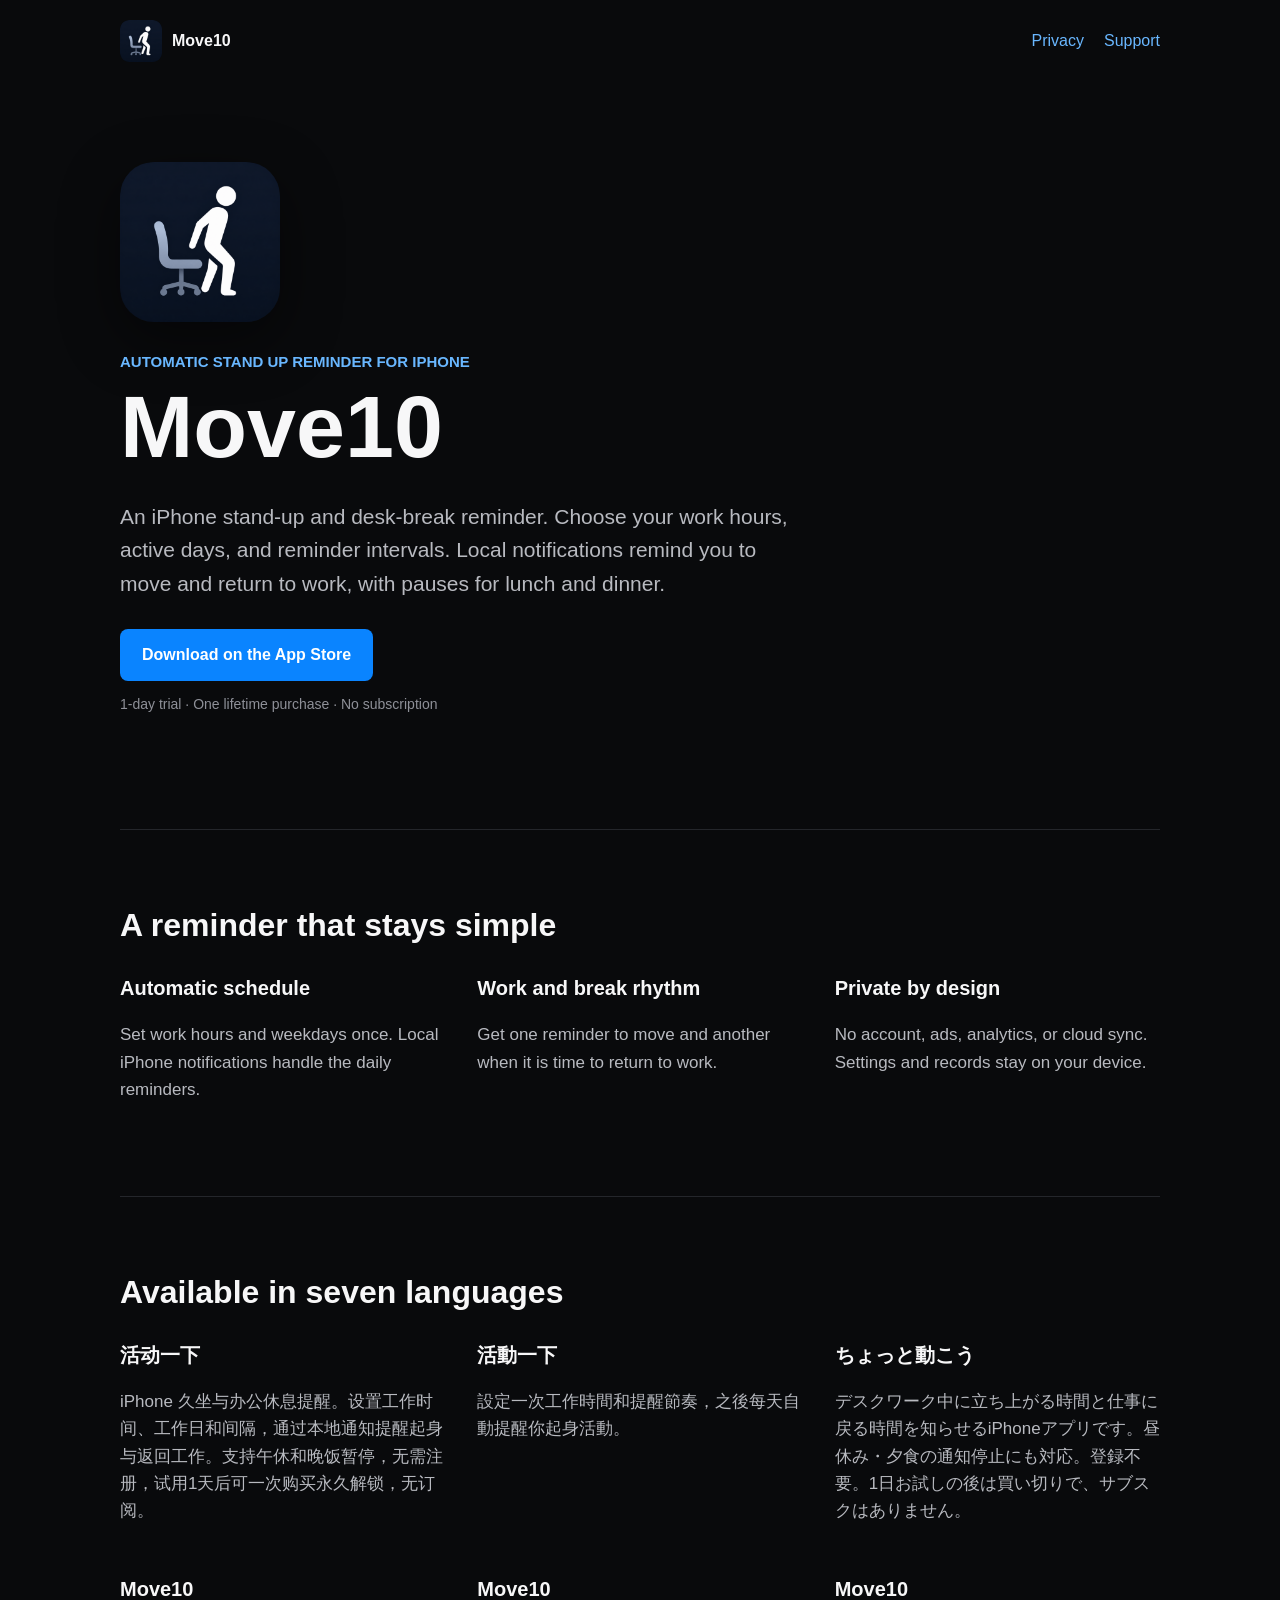
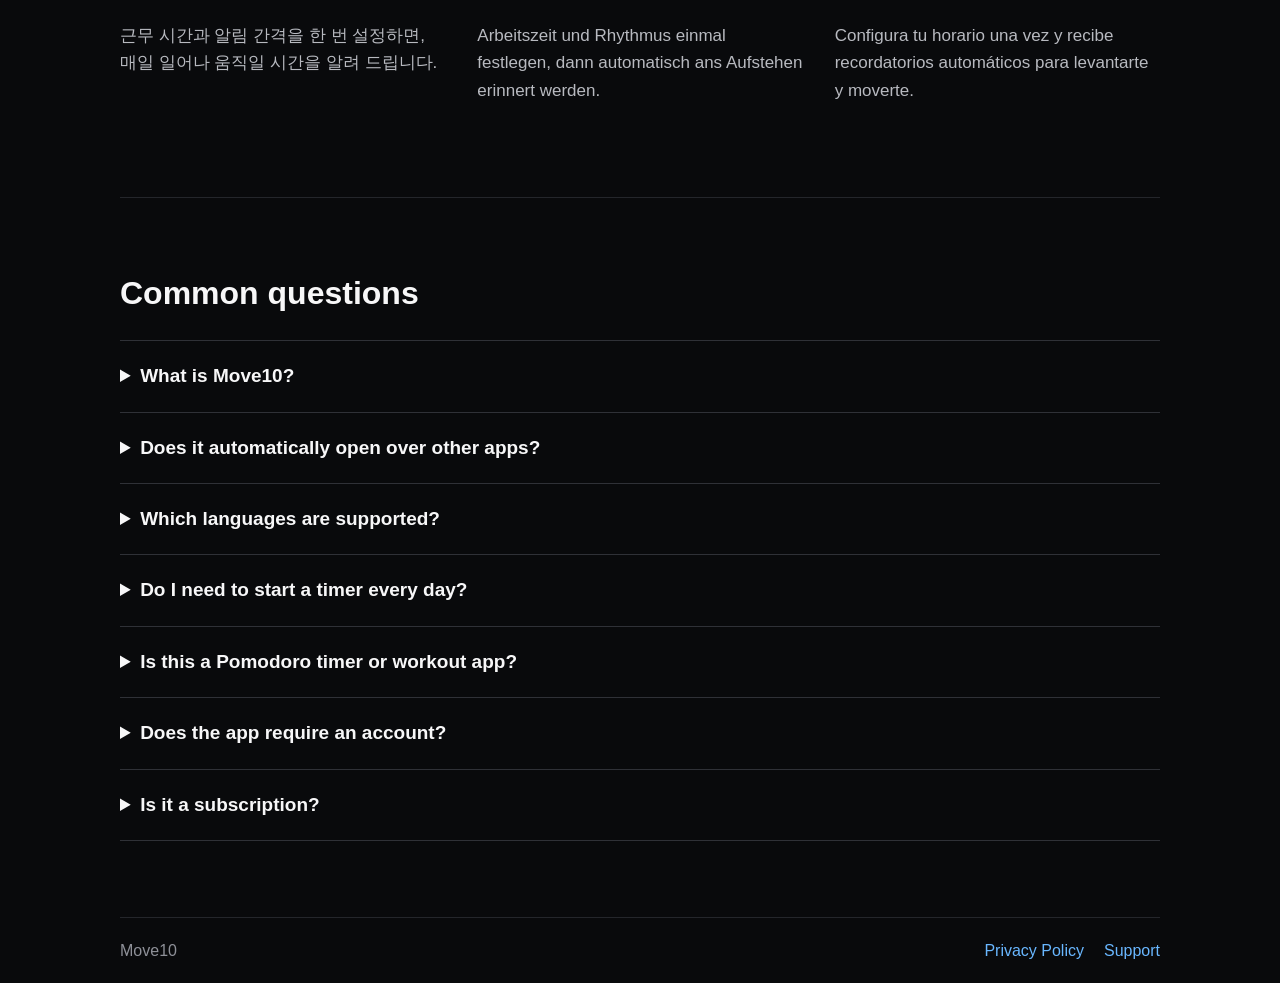
<file: index.html>
<!doctype html>
<html lang="en">
<head>
  <meta charset="utf-8">
  <meta name="viewport" content="width=device-width, initial-scale=1">
  <title>Move10: Stand Up Reminder | Desk Breaks for iPhone</title>
  <meta name="description" content="Set work hours and get local stand-up and break reminders on iPhone. No account or subscription. Try for one day, then unlock with one lifetime purchase.">
  <meta name="robots" content="index,follow,max-image-preview:large">
  <link rel="canonical" href="https://kyoken0702-yt.github.io/move10-support/">
  <meta property="og:type" content="website">
  <meta property="og:title" content="Move10: Stand Up Reminder">
  <meta property="og:description" content="An iPhone stand-up and desk-break reminder. One-day trial, then a one-time lifetime purchase. No subscription.">
  <meta property="og:url" content="https://kyoken0702-yt.github.io/move10-support/">
  <meta property="og:image" content="https://kyoken0702-yt.github.io/move10-support/app-icon.png">
  <meta name="twitter:card" content="summary">
  <link rel="icon" href="app-icon.png">
  <link rel="stylesheet" href="styles.css">
  <script type="application/ld+json">
  {
    "@context": "https://schema.org",
    "@type": "SoftwareApplication",
    "name": "Move10: Stand Up Reminder",
    "alternateName": ["活动一下", "活動一下", "ちょっと動こう", "Move10", "Time to Move"],
    "applicationCategory": "ProductivityApplication",
    "operatingSystem": "iOS",
    "description": "An iPhone stand-up and desk-break reminder with local notifications, lunch and dinner pauses, and no app account or subscription.",
    "url": "https://kyoken0702-yt.github.io/move10-support/",
    "downloadUrl": "https://apps.apple.com/app/id6805086796",
    "inLanguage": ["zh-Hans", "zh-Hant", "en", "ja", "ko", "de", "es"]
  }
  </script>
</head>
<body>
  <header class="site-header">
    <a class="brand" href="./" aria-label="Time to Move home">
      <img src="app-icon.png" width="42" height="42" alt="Time to Move app icon">
      <span>Move10</span>
    </a>
    <nav aria-label="Site links">
      <a href="privacy/">Privacy</a>
      <a href="support/">Support</a>
    </nav>
  </header>

  <main>
    <section class="hero">
      <img class="app-icon" src="app-icon.png" width="160" height="160" alt="Time to Move app icon showing a person standing from a chair">
      <p class="eyebrow">Automatic stand up reminder for iPhone</p>
      <h1>Move10</h1>
      <p class="lead">An iPhone stand-up and desk-break reminder. Choose your work hours, active days, and reminder intervals. Local notifications remind you to move and return to work, with pauses for lunch and dinner.</p>
      <a class="download" href="https://apps.apple.com/app/id6805086796" rel="noopener">Download on the App Store</a>
      <p class="trial">1-day trial · One lifetime purchase · No subscription</p>
    </section>

    <section class="features" aria-labelledby="features-title">
      <h2 id="features-title">A reminder that stays simple</h2>
      <div class="feature-grid">
        <article>
          <h3>Automatic schedule</h3>
          <p>Set work hours and weekdays once. Local iPhone notifications handle the daily reminders.</p>
        </article>
        <article>
          <h3>Work and break rhythm</h3>
          <p>Get one reminder to move and another when it is time to return to work.</p>
        </article>
        <article>
          <h3>Private by design</h3>
          <p>No account, ads, analytics, or cloud sync. Settings and records stay on your device.</p>
        </article>
      </div>
    </section>

    <section class="languages" aria-labelledby="languages-title">
      <h2 id="languages-title">Available in seven languages</h2>
      <div class="language-grid">
        <article lang="zh-Hans"><h3>活动一下</h3><p>iPhone 久坐与办公休息提醒。设置工作时间、工作日和间隔，通过本地通知提醒起身与返回工作。支持午休和晚饭暂停，无需注册，试用1天后可一次购买永久解锁，无订阅。</p></article>
        <article lang="zh-Hant"><h3>活動一下</h3><p>設定一次工作時間和提醒節奏，之後每天自動提醒你起身活動。</p></article>
        <article lang="ja"><h3>ちょっと動こう</h3><p>デスクワーク中に立ち上がる時間と仕事に戻る時間を知らせるiPhoneアプリです。昼休み・夕食の通知停止にも対応。登録不要。1日お試しの後は買い切りで、サブスクはありません。</p></article>
        <article lang="ko"><h3>Move10</h3><p>근무 시간과 알림 간격을 한 번 설정하면, 매일 일어나 움직일 시간을 알려 드립니다.</p></article>
        <article lang="de"><h3>Move10</h3><p>Arbeitszeit und Rhythmus einmal festlegen, dann automatisch ans Aufstehen erinnert werden.</p></article>
        <article lang="es"><h3>Move10</h3><p>Configura tu horario una vez y recibe recordatorios automáticos para levantarte y moverte.</p></article>
      </div>
    </section>

    <section class="faq" aria-labelledby="faq-title">
      <h2 id="faq-title">Common questions</h2>
      <details><summary>What is Move10?</summary><p>Move10 is an iPhone app for scheduled stand-up and work-break reminders, also known as 活动一下, ちょっと動こう and Time to Move. The English name saved for its next App Store version is Move10: Stand Up Reminder. Its App Store ID is 6805086796.</p></details>
      <details><summary>Does it automatically open over other apps?</summary><p>No. It uses iOS local notifications. Notification delivery and sound depend on your iPhone notification settings and Focus mode.</p></details>
      <details><summary>Which languages are supported?</summary><p>Simplified Chinese, Traditional Chinese, English, Japanese, Korean, German and Spanish.</p></details>
      <details><summary>Do I need to start a timer every day?</summary><p>No. Once your schedule is set, reminders are scheduled automatically for your selected workdays.</p></details>
      <details><summary>Is this a Pomodoro timer or workout app?</summary><p>No. It is a focused reminder for standing up during desk work. It does not provide exercise courses or medical advice.</p></details>
      <details><summary>Does the app require an account?</summary><p>No. There is no sign-in. Your settings and records remain on your device.</p></details>
      <details><summary>Is it a subscription?</summary><p>No. The app has a 1-day trial followed by an optional one-time lifetime purchase. Purchases are handled by Apple StoreKit. Check the App Store purchase sheet for your local price.</p></details>
    </section>
  </main>

  <footer>
    <span>Move10</span>
    <nav aria-label="Footer links"><a href="privacy/">Privacy Policy</a><a href="support/">Support</a></nav>
  </footer>
</body>
</html>
</file>
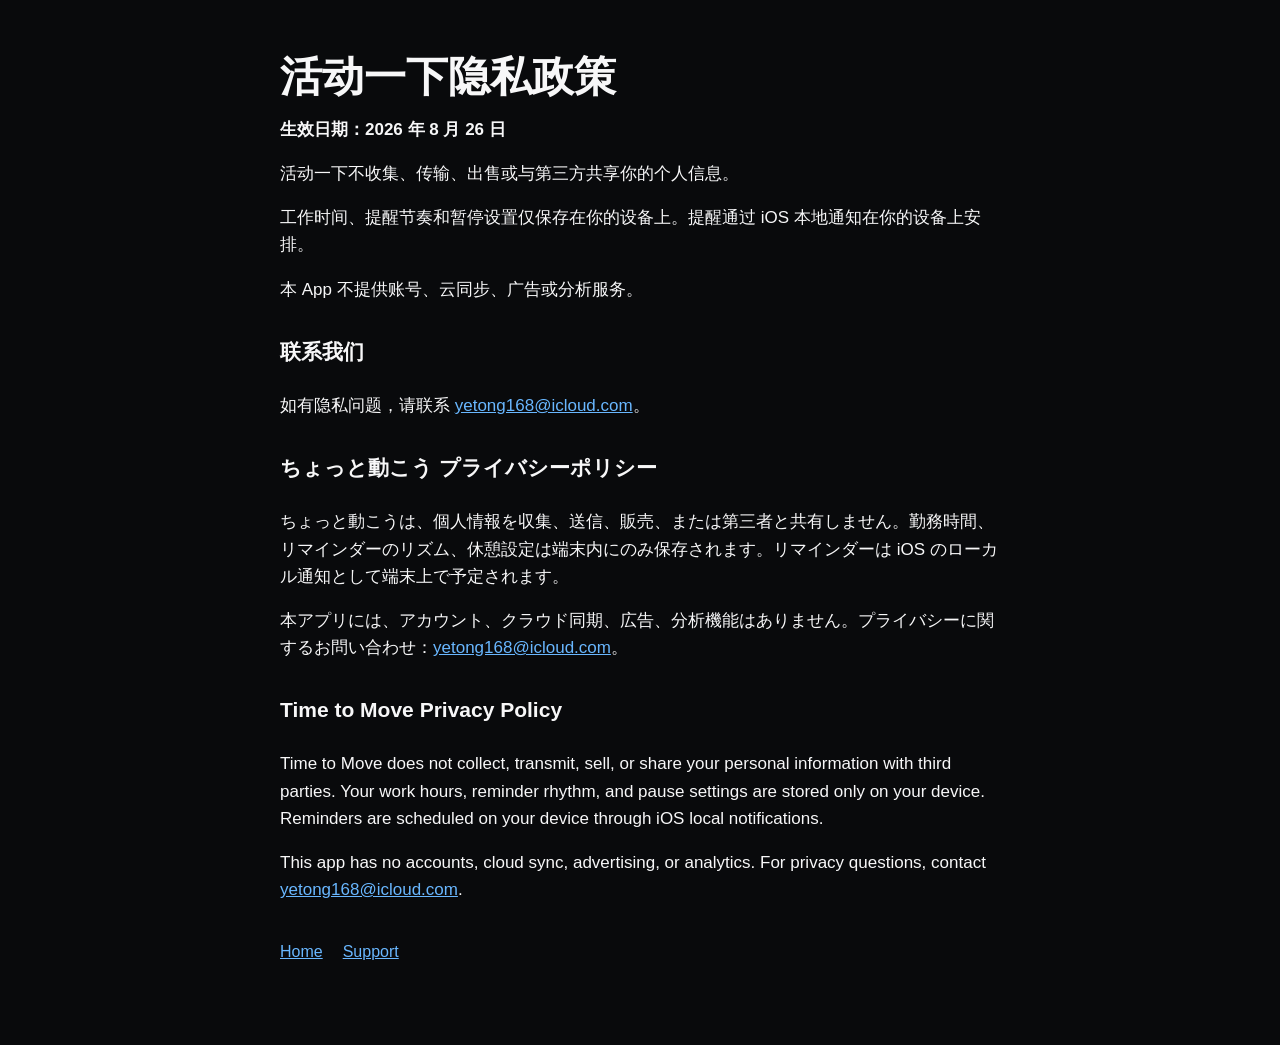
<file: privacy/index.html>
<!doctype html>
<html lang="zh-Hans">
<head>
  <meta charset="utf-8">
  <meta name="viewport" content="width=device-width, initial-scale=1">
  <title>活动一下隐私政策</title>
  <meta name="description" content="活动一下（Time to Move）隐私政策：无需账号，不含广告或分析，提醒设置保存在设备本地。">
  <meta name="robots" content="index,follow">
  <link rel="canonical" href="https://kyoken0702-yt.github.io/move10-support/privacy/">
  <link rel="stylesheet" href="../styles.css">
</head>
<body>
  <main>
    <h1>活动一下隐私政策</h1>
    <p><strong>生效日期：2026 年 8 月 26 日</strong></p>
    <p>活动一下不收集、传输、出售或与第三方共享你的个人信息。</p>
    <p>工作时间、提醒节奏和暂停设置仅保存在你的设备上。提醒通过 iOS 本地通知在你的设备上安排。</p>
    <p>本 App 不提供账号、云同步、广告或分析服务。</p>
    <h2>联系我们</h2>
    <p>如有隐私问题，请联系 <a href="mailto:yetong168@icloud.com">yetong168@icloud.com</a>。</p>
    <h2>ちょっと動こう プライバシーポリシー</h2>
    <p>ちょっと動こうは、個人情報を収集、送信、販売、または第三者と共有しません。勤務時間、リマインダーのリズム、休憩設定は端末内にのみ保存されます。リマインダーは iOS のローカル通知として端末上で予定されます。</p>
    <p>本アプリには、アカウント、クラウド同期、広告、分析機能はありません。プライバシーに関するお問い合わせ：<a href="mailto:yetong168@icloud.com">yetong168@icloud.com</a>。</p>
    <h2>Time to Move Privacy Policy</h2>
    <p>Time to Move does not collect, transmit, sell, or share your personal information with third parties. Your work hours, reminder rhythm, and pause settings are stored only on your device. Reminders are scheduled on your device through iOS local notifications.</p>
    <p>This app has no accounts, cloud sync, advertising, or analytics. For privacy questions, contact <a href="mailto:yetong168@icloud.com">yetong168@icloud.com</a>.</p>
    <nav><a href="../">Home</a><a href="../support/">Support</a></nav>
  </main>
</body>
</html>
</file>
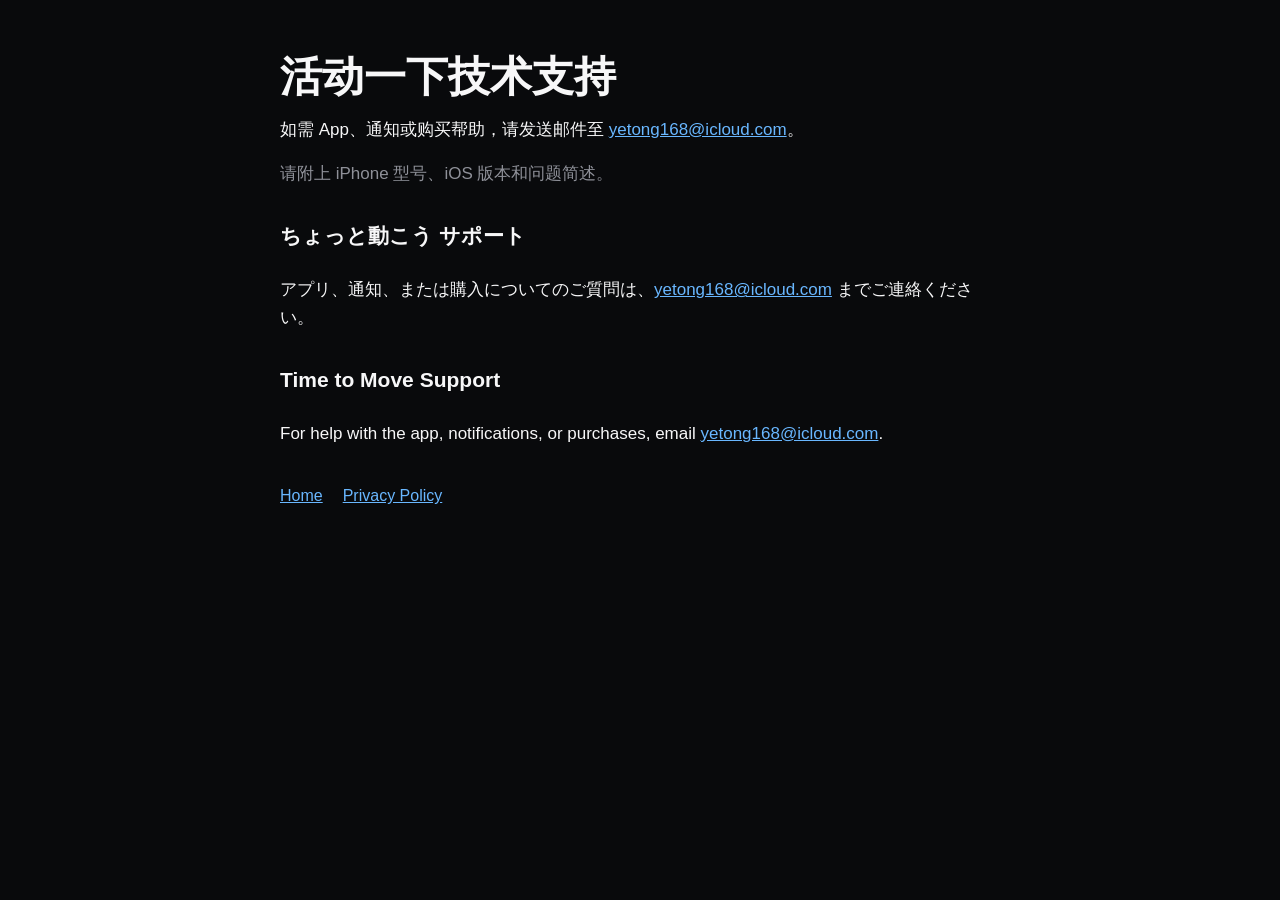
<file: support/index.html>
<!doctype html>
<html lang="zh-Hans">
<head>
  <meta charset="utf-8">
  <meta name="viewport" content="width=device-width, initial-scale=1">
  <title>活动一下技术支持</title>
  <meta name="description" content="活动一下（Time to Move）技术支持：通知、设置和购买帮助。">
  <meta name="robots" content="index,follow">
  <link rel="canonical" href="https://kyoken0702-yt.github.io/move10-support/support/">
  <link rel="stylesheet" href="../styles.css">
</head>
<body>
  <main>
    <h1>活动一下技术支持</h1>
    <p>如需 App、通知或购买帮助，请发送邮件至 <a href="mailto:yetong168@icloud.com">yetong168@icloud.com</a>。</p>
    <p class="muted">请附上 iPhone 型号、iOS 版本和问题简述。</p>
    <h2>ちょっと動こう サポート</h2>
    <p>アプリ、通知、または購入についてのご質問は、<a href="mailto:yetong168@icloud.com">yetong168@icloud.com</a> までご連絡ください。</p>
    <h2>Time to Move Support</h2>
    <p>For help with the app, notifications, or purchases, email <a href="mailto:yetong168@icloud.com">yetong168@icloud.com</a>.</p>
    <nav><a href="../">Home</a><a href="../privacy/">Privacy Policy</a></nav>
  </main>
</body>
</html>
</file>
<file: styles.css>
:root {
  color: #f7f7f8;
  background: #090a0c;
  font-family: -apple-system, BlinkMacSystemFont, "Segoe UI", sans-serif;
  line-height: 1.6;
  color-scheme: dark;
}

* { box-sizing: border-box; }
body { margin: 0; background: #090a0c; }
a { color: #69b7ff; }

.site-header, footer {
  display: flex;
  align-items: center;
  justify-content: space-between;
  gap: 24px;
  width: min(1040px, calc(100% - 40px));
  margin: 0 auto;
  padding: 20px 0;
}

.site-header nav, footer nav { display: flex; gap: 20px; }
.site-header a, footer a { text-decoration: none; }
.brand { display: flex; align-items: center; gap: 10px; color: #f7f7f8; font-weight: 700; }
.brand img { border-radius: 9px; }
main { width: min(1040px, calc(100% - 40px)); margin: 0 auto; }

.hero {
  min-height: 650px;
  display: flex;
  flex-direction: column;
  align-items: flex-start;
  justify-content: center;
  padding: 80px 0 100px;
}

.app-icon { border-radius: 34px; box-shadow: 0 18px 60px rgba(0, 0, 0, .48); }
.eyebrow { margin: 28px 0 8px; color: #69b7ff; font-size: 15px; font-weight: 700; text-transform: uppercase; }
h1 { margin: 0; max-width: 760px; font-size: clamp(48px, 9vw, 88px); line-height: 1.02; letter-spacing: 0; }
h2 { margin: 0 0 28px; font-size: 32px; line-height: 1.2; }
h3 { margin: 0 0 8px; font-size: 20px; }
p { font-size: 17px; }
.lead { max-width: 690px; margin: 28px 0; color: #b8bac0; font-size: 21px; }

.download {
  display: inline-flex;
  min-height: 52px;
  align-items: center;
  justify-content: center;
  padding: 12px 22px;
  border-radius: 8px;
  background: #0a84ff;
  color: #fff;
  font-weight: 700;
  text-decoration: none;
}

.trial, .muted { color: #8e9098; }
.trial { margin-top: 12px; font-size: 14px; }
.features, .languages, .faq { padding: 76px 0; border-top: 1px solid #24262b; }
.feature-grid, .language-grid { display: grid; grid-template-columns: repeat(3, minmax(0, 1fr)); gap: 32px; }
.feature-grid p, .language-grid p, .faq p { color: #b8bac0; }
.language-grid article { min-width: 0; }
details { border-top: 1px solid #2f3137; padding: 20px 0; }
details:last-child { border-bottom: 1px solid #2f3137; }
summary { cursor: pointer; font-size: 19px; font-weight: 650; }
footer { border-top: 1px solid #24262b; color: #8e9098; }

body > main:not(:has(.hero)) { max-width: 720px; padding: 56px 0 80px; }
body > main:not(:has(.hero)) h1 { font-size: 42px; }
body > main:not(:has(.hero)) h2 { margin-top: 36px; font-size: 21px; }
body > main:not(:has(.hero)) nav { display: flex; gap: 20px; margin-top: 36px; }

@media (max-width: 720px) {
  .site-header, footer, main { width: min(100% - 32px, 1040px); }
  .site-header { align-items: flex-start; }
  .site-header nav { gap: 12px; }
  .hero { min-height: auto; padding: 64px 0 80px; }
  .app-icon { width: 112px; height: 112px; border-radius: 24px; }
  h1 { font-size: 52px; }
  .lead { font-size: 19px; }
  .feature-grid, .language-grid { grid-template-columns: 1fr; gap: 24px; }
  .features, .languages, .faq { padding: 56px 0; }
  footer { align-items: flex-start; flex-direction: column; }
}
</file>
